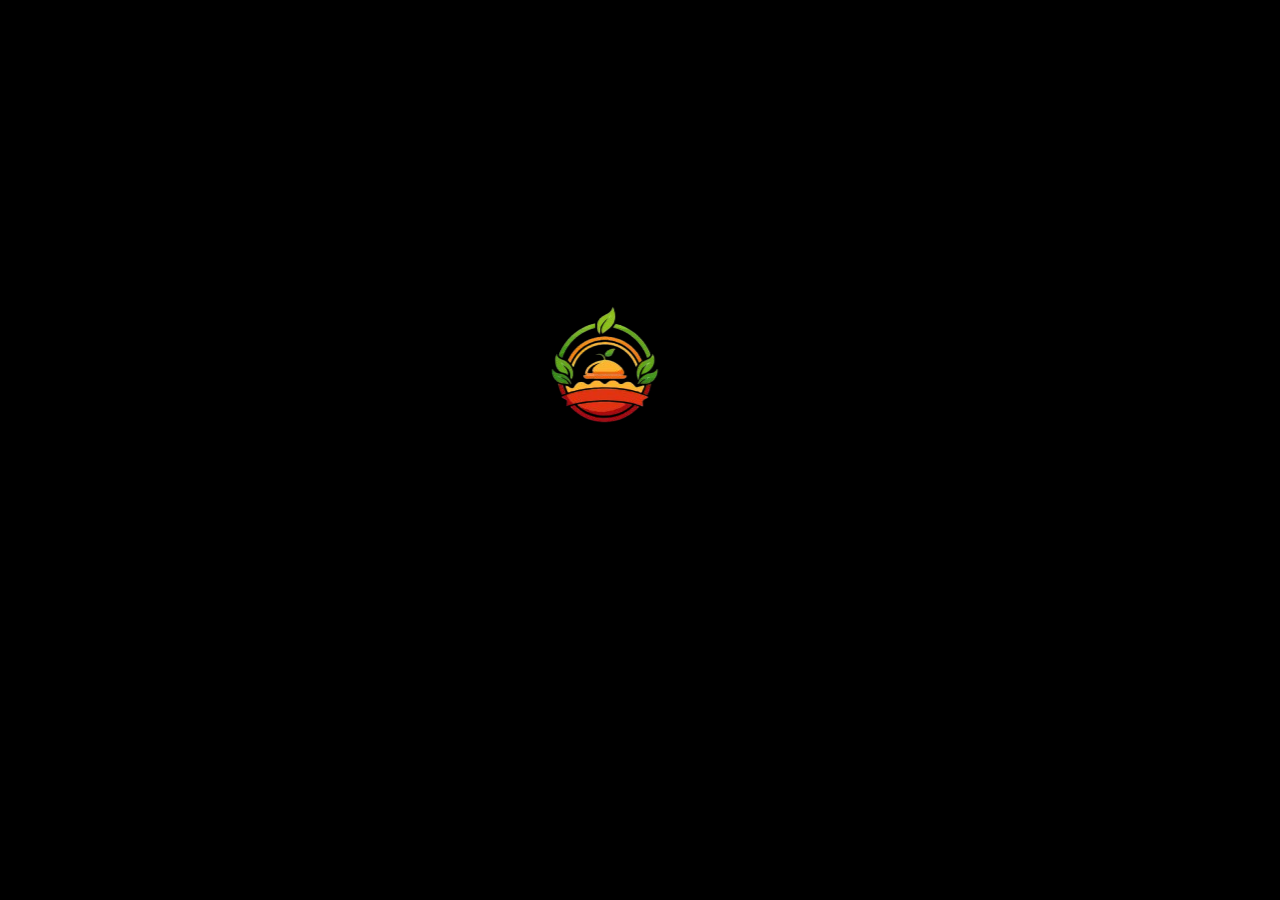
<file: index.html>
<!DOCTYPE html>
<html lang="en">

<head>
    <script async src="https://pagead2.googlesyndication.com/pagead/js/adsbygoogle.js?client=ca-pub-8417742382525834"
     crossorigin="anonymous"></script>
     <script async src="https://pagead2.googlesyndication.com/pagead/js/adsbygoogle.js?client=ca-pub-8417742382525834"
     crossorigin="anonymous"></script>
    <meta charset="UTF-8">
    <meta name="viewport" content="width=device-width, initial-scale=1.0">
    <title>Document</title>
    <link rel="stylesheet" href="style.css">
    <link rel="shortcut icon" href="download-removebg-preview__1__1-removebg-preview.png" type="image/x-icon">
</head>
<body>
    <div class="container">
        <div class="form-container">

            <form id="loginForm" class="form active" action="homepage.html" method="get">
                <span class="kk"><img src="download-removebg-preview__1__1-removebg-preview.png" alt="Logo"></span>
                <br>
                <span class="kks">KATANA</span>
                <h2>Login</h2>
                <input type="email" placeholder="Email" required autofocus>
                <input type="password" placeholder="Password" required>
                <button type="submit">Login</button><br>
                <span class="condition">Don't have an account?</span>
                <div class="form-toggle">
                    <button type="button" id="signupBtn" class="toggle-button">Sign Up</button>
                </div>
            </form>
            <form id="signupForm" class="form" action="homepage.html" method="get">
                <span class="kk"><img src="download-removebg-preview__1__1-removebg-preview.png" alt="Logo"></span>
                <br>
                <span class="kks">KATANA</span>
                <h2>Sign Up</h2>
                <input type="text" placeholder="Username" required>
                <input type="email" placeholder="Email" required>
                <input type="password" placeholder="Password" required>
                <button type="submit" id="kenny">Sign Up</button><br>
                <span class="condition">Have an account?</span>
                <div class="form-toggle">
                    <button type="button" id="loginBtn" class="toggle-button active">Login</button>
                </div>
            </form>
        </div>
    </div>

    <!-- Splash Screen code starts here  -->
    <div class="splash">
        <h1 class="splash-header">
            <span class="logo"><img src="download-removebg-preview__1__1-removebg-preview.png" alt="Logo"></span>
            <br>
            <span class="logo kata"><svg width="188" height="38" viewBox="0 0 188 38" fill="none" xmlns="http://www.w3.org/2000/svg">
                <path d="M24.256 37.336C23.008 37.336 21.616 37.096 20.08 36.616C18.576 36.104 17.056 35.432 15.52 34.6C14.016 33.768 12.64 32.856 11.392 31.864C10.144 30.872 9.136 29.864 8.368 28.84C7.6 27.816 7.216 26.872 7.216 26.008C7.216 24.6 7.616 23.208 8.416 21.832C9.216 20.456 10.256 19.16 11.536 17.944C12.816 16.728 14.192 15.656 15.664 14.728C17.136 13.768 18.576 13.032 19.984 12.52C21.392 11.976 22.592 11.704 23.584 11.704C24.992 11.704 26.112 12.056 26.944 12.76C27.776 13.464 28.192 14.472 28.192 15.784C28.192 16.776 27.92 17.608 27.376 18.28C26.864 18.92 25.792 19.48 24.16 19.96C22.976 20.312 21.904 20.712 20.944 21.16C19.984 21.576 19.152 22.008 18.448 22.456C17.776 22.872 17.264 23.272 16.912 23.656C16.56 24.04 16.384 24.344 16.384 24.568C16.384 24.92 16.64 25.368 17.152 25.912C17.664 26.424 18.528 26.968 19.744 27.544C20.992 28.12 22.688 28.664 24.832 29.176C26.048 29.432 26.912 29.976 27.424 30.808C27.936 31.64 28.192 32.504 28.192 33.4C28.192 34.584 27.856 35.544 27.184 36.28C26.544 36.984 25.568 37.336 24.256 37.336ZM5.632 37.48C4.8 37.48 4 37.288 3.232 36.904C2.464 36.52 1.84 35.816 1.36 34.792C0.88 33.768 0.64 32.312 0.64 30.424C0.64 29.208 0.752 27.624 0.976 25.672C1.2 23.688 1.408 21.464 1.6 19C1.824 16.536 1.936 13.992 1.936 11.368C1.936 10.28 1.904 9.368 1.84 8.632C1.808 7.864 1.76 7.224 1.696 6.712C1.664 6.168 1.616 5.72 1.552 5.368C1.52 4.984 1.504 4.632 1.504 4.312C1.504 3.16 1.824 2.248 2.464 1.576C3.104 0.871998 3.984 0.519998 5.104 0.519998C6.288 0.519998 7.264 0.855998 8.032 1.528C8.8 2.2 9.376 3.288 9.76 4.792C10.144 6.296 10.336 8.296 10.336 10.792C10.336 11.976 10.272 13.144 10.144 14.296C10.048 15.448 9.92 16.584 9.76 17.704C9.632 18.792 9.488 19.864 9.328 20.92C9.168 21.976 9.024 23.016 8.896 24.04C8.8 25.032 8.752 26.008 8.752 26.968C8.752 28.344 8.784 29.56 8.848 30.616C8.944 31.64 8.992 32.696 8.992 33.784C8.992 35.064 8.704 36.008 8.128 36.616C7.552 37.192 6.72 37.48 5.632 37.48ZM40.0454 37.48C38.3174 37.48 36.7974 37.176 35.4854 36.568C34.1734 35.96 33.1494 35.112 32.4134 34.024C31.6774 32.904 31.3094 31.608 31.3094 30.136C31.3094 28.472 31.5814 26.776 32.1254 25.048C32.7014 23.288 33.4854 21.624 34.4774 20.056C35.4694 18.456 36.6054 17.032 37.8854 15.784C39.1654 14.536 40.5254 13.56 41.9654 12.856C43.4054 12.12 44.8454 11.752 46.2854 11.752C47.6294 11.752 48.7654 12.2 49.6934 13.096C50.6214 13.96 51.0854 15.208 51.0854 16.84C51.0854 17.384 50.9254 17.816 50.6054 18.136C50.3174 18.424 49.9654 18.616 49.5494 18.712C47.5654 19.064 45.8054 19.864 44.2694 21.112C42.7334 22.36 41.5174 23.848 40.6214 25.576C39.7574 27.272 39.3254 29.048 39.3254 30.904C39.3254 31.352 39.3574 31.768 39.4214 32.152C39.4854 32.504 39.5974 32.952 39.7574 33.496L36.2054 28.024C37.0054 28.568 37.7094 28.936 38.3174 29.128C38.9254 29.32 39.6134 29.416 40.3814 29.416C41.8854 29.416 43.3094 28.472 44.6534 26.584C45.9974 24.664 46.9414 21.864 47.4854 18.184C47.6134 17.352 47.9974 16.712 48.6374 16.264C49.3094 15.816 50.0454 15.592 50.8454 15.592C52.2214 15.592 53.4054 15.944 54.3974 16.648C55.3894 17.32 56.0934 18.152 56.5094 19.144C57.1494 20.52 57.7094 21.8 58.1894 22.984C58.7014 24.168 59.2774 25.32 59.9174 26.44C60.5894 27.56 61.4854 28.728 62.6054 29.944C63.0854 30.456 63.3254 31.128 63.3254 31.96C63.3574 32.76 63.1974 33.576 62.8454 34.408C62.5254 35.24 62.0294 35.944 61.3574 36.52C60.7174 37.064 59.9334 37.336 59.0054 37.336C58.3974 37.336 57.9014 37.224 57.5174 37C57.1334 36.776 56.8134 36.52 56.5574 36.232C55.8534 35.368 55.2294 34.552 54.6854 33.784C54.1414 32.984 53.6294 32.168 53.1494 31.336C52.6694 30.472 52.2054 29.528 51.7574 28.504C51.3414 27.48 50.8934 26.328 50.4134 25.048L53.2934 24.76C52.5894 27.192 51.7414 29.224 50.7494 30.856C49.7574 32.488 48.6854 33.8 47.5334 34.792C46.3814 35.752 45.1654 36.44 43.8854 36.856C42.6374 37.272 41.3574 37.48 40.0454 37.48ZM78.0295 37.624C75.0855 37.624 72.7175 37.016 70.9255 35.8C69.1335 34.584 67.8375 32.872 67.0375 30.664C66.2695 28.456 65.8855 25.896 65.8855 22.984C65.8855 21.416 65.9495 20.024 66.0775 18.808C66.2375 17.592 66.3815 16.424 66.5095 15.304C66.6375 14.152 66.7015 12.904 66.7015 11.56C66.7015 10.28 66.6215 9.24 66.4615 8.44C66.3015 7.64 66.2215 6.856 66.2215 6.088C66.2215 5.192 66.5095 4.392 67.0855 3.688C67.6935 2.984 68.6535 2.632 69.9655 2.632C71.5655 2.632 72.8295 3.192 73.7575 4.312C74.6855 5.432 75.1495 7.4 75.1495 10.216C75.1495 11.016 75.1015 11.864 75.0055 12.76C74.9095 13.656 74.7975 14.616 74.6695 15.64C74.5415 16.632 74.4295 17.72 74.3335 18.904C74.2375 20.056 74.1895 21.32 74.1895 22.696C74.1895 24.36 74.3815 25.688 74.7655 26.68C75.1495 27.672 75.7095 28.376 76.4455 28.792C77.2135 29.208 78.1575 29.416 79.2775 29.416C80.0135 29.416 80.6215 29.352 81.1015 29.224C81.5815 29.064 82.0135 28.92 82.3975 28.792C82.7815 28.632 83.1975 28.552 83.6455 28.552C84.5095 28.552 85.1655 28.808 85.6135 29.32C86.0615 29.832 86.2855 30.632 86.2855 31.72C86.2855 33.384 85.6455 34.792 84.3655 35.944C83.0855 37.064 80.9735 37.624 78.0295 37.624ZM73.0375 21.304C71.5655 21.912 70.4135 21.88 69.5815 21.208C68.7815 20.504 68.3815 19.512 68.3815 18.232C68.3815 17.208 68.5575 16.28 68.9095 15.448C69.2615 14.616 70.1735 13.928 71.6455 13.384C72.9895 12.904 74.4775 12.52 76.1095 12.232C77.7735 11.944 79.3575 11.8 80.8615 11.8C83.0375 11.8 84.5255 12.216 85.3255 13.048C86.1575 13.848 86.5735 14.856 86.5735 16.072C86.5735 16.968 86.2855 17.672 85.7095 18.184C85.1655 18.696 84.4615 18.984 83.5975 19.048C82.1255 19.144 80.8135 19.272 79.6615 19.432C78.5415 19.592 77.4695 19.816 76.4455 20.104C75.4215 20.392 74.2855 20.792 73.0375 21.304ZM97.5141 37.48C95.7861 37.48 94.2661 37.176 92.9541 36.568C91.6421 35.96 90.6181 35.112 89.8821 34.024C89.1461 32.904 88.7781 31.608 88.7781 30.136C88.7781 28.472 89.0501 26.776 89.5941 25.048C90.1701 23.288 90.9541 21.624 91.9461 20.056C92.9381 18.456 94.0741 17.032 95.3541 15.784C96.6341 14.536 97.9941 13.56 99.4341 12.856C100.874 12.12 102.314 11.752 103.754 11.752C105.098 11.752 106.234 12.2 107.162 13.096C108.09 13.96 108.554 15.208 108.554 16.84C108.554 17.384 108.394 17.816 108.074 18.136C107.786 18.424 107.434 18.616 107.018 18.712C105.034 19.064 103.274 19.864 101.738 21.112C100.202 22.36 98.9861 23.848 98.0901 25.576C97.2261 27.272 96.7941 29.048 96.7941 30.904C96.7941 31.352 96.8261 31.768 96.8901 32.152C96.9541 32.504 97.0661 32.952 97.2261 33.496L93.6741 28.024C94.4741 28.568 95.1781 28.936 95.7861 29.128C96.3941 29.32 97.0821 29.416 97.8501 29.416C99.3541 29.416 100.778 28.472 102.122 26.584C103.466 24.664 104.41 21.864 104.954 18.184C105.082 17.352 105.466 16.712 106.106 16.264C106.778 15.816 107.514 15.592 108.314 15.592C109.69 15.592 110.874 15.944 111.866 16.648C112.858 17.32 113.562 18.152 113.978 19.144C114.618 20.52 115.178 21.8 115.658 22.984C116.17 24.168 116.746 25.32 117.386 26.44C118.058 27.56 118.954 28.728 120.074 29.944C120.554 30.456 120.794 31.128 120.794 31.96C120.826 32.76 120.666 33.576 120.314 34.408C119.994 35.24 119.498 35.944 118.826 36.52C118.186 37.064 117.402 37.336 116.474 37.336C115.866 37.336 115.37 37.224 114.986 37C114.602 36.776 114.282 36.52 114.026 36.232C113.322 35.368 112.698 34.552 112.154 33.784C111.61 32.984 111.098 32.168 110.618 31.336C110.138 30.472 109.674 29.528 109.226 28.504C108.81 27.48 108.362 26.328 107.882 25.048L110.762 24.76C110.058 27.192 109.21 29.224 108.218 30.856C107.226 32.488 106.154 33.8 105.002 34.792C103.85 35.752 102.634 36.44 101.354 36.856C100.106 37.272 98.8261 37.48 97.5141 37.48ZM149.215 37.48C147.743 37.48 146.479 36.92 145.423 35.8C144.367 34.68 143.551 33.032 142.975 30.856C142.431 28.648 142.159 25.912 142.159 22.648C142.159 22.136 142.143 21.688 142.111 21.304C142.079 20.92 141.999 20.584 141.871 20.296C141.775 19.976 141.615 19.704 141.391 19.48C141.167 19.224 140.879 19 140.527 18.808C141.391 18.84 142.111 18.92 142.687 19.048C143.295 19.144 143.743 19.4 144.031 19.816C144.319 20.2 144.415 20.856 144.319 21.784C143.711 21.048 143.199 20.552 142.783 20.296C142.399 20.008 141.983 19.864 141.535 19.864C140.927 19.864 140.239 20.2 139.471 20.872C138.703 21.544 137.887 22.52 137.023 23.8C136.191 25.048 135.359 26.552 134.527 28.312C133.727 30.072 132.959 32.024 132.223 34.168C131.807 35.448 131.327 36.312 130.783 36.76C130.239 37.208 129.471 37.432 128.479 37.432C126.815 37.432 125.615 36.712 124.879 35.272C124.143 33.832 123.775 31.992 123.775 29.752C123.775 28.184 123.839 26.824 123.967 25.672C124.127 24.52 124.287 23.448 124.447 22.456C124.639 21.464 124.799 20.456 124.927 19.432C125.087 18.408 125.167 17.272 125.167 16.024C125.167 14.712 125.455 13.752 126.031 13.144C126.639 12.536 127.535 12.232 128.719 12.232C129.903 12.232 130.815 12.584 131.455 13.288C132.127 13.992 132.463 15.144 132.463 16.744C132.463 17.64 132.399 18.424 132.271 19.096C132.143 19.736 131.999 20.424 131.839 21.16C131.679 21.864 131.535 22.76 131.407 23.848C131.279 24.936 131.215 26.344 131.215 28.072L129.151 25.384C130.239 22.344 131.519 19.832 132.991 17.848C134.495 15.832 136.079 14.328 137.743 13.336C139.407 12.344 141.023 11.848 142.591 11.848C144.191 11.848 145.503 12.152 146.527 12.76C147.583 13.368 148.367 14.232 148.879 15.352C149.391 16.44 149.647 17.736 149.647 19.24C149.647 21.416 149.711 23.24 149.839 24.712C149.999 26.184 150.239 27.368 150.559 28.264C150.911 29.16 151.343 29.88 151.855 30.424C152.335 30.904 152.703 31.4 152.959 31.912C153.215 32.424 153.343 33.08 153.343 33.88C153.343 34.808 152.975 35.64 152.239 36.376C151.535 37.112 150.527 37.48 149.215 37.48ZM164.03 37.48C162.302 37.48 160.782 37.176 159.47 36.568C158.158 35.96 157.134 35.112 156.398 34.024C155.662 32.904 155.294 31.608 155.294 30.136C155.294 28.472 155.566 26.776 156.11 25.048C156.686 23.288 157.47 21.624 158.462 20.056C159.454 18.456 160.59 17.032 161.87 15.784C163.15 14.536 164.51 13.56 165.95 12.856C167.39 12.12 168.83 11.752 170.27 11.752C171.614 11.752 172.75 12.2 173.678 13.096C174.606 13.96 175.07 15.208 175.07 16.84C175.07 17.384 174.91 17.816 174.59 18.136C174.302 18.424 173.95 18.616 173.534 18.712C171.55 19.064 169.79 19.864 168.254 21.112C166.718 22.36 165.502 23.848 164.606 25.576C163.742 27.272 163.31 29.048 163.31 30.904C163.31 31.352 163.342 31.768 163.406 32.152C163.47 32.504 163.582 32.952 163.742 33.496L160.19 28.024C160.99 28.568 161.694 28.936 162.302 29.128C162.91 29.32 163.598 29.416 164.366 29.416C165.87 29.416 167.294 28.472 168.638 26.584C169.982 24.664 170.926 21.864 171.47 18.184C171.598 17.352 171.982 16.712 172.622 16.264C173.294 15.816 174.03 15.592 174.83 15.592C176.206 15.592 177.39 15.944 178.382 16.648C179.374 17.32 180.078 18.152 180.494 19.144C181.134 20.52 181.694 21.8 182.174 22.984C182.686 24.168 183.262 25.32 183.902 26.44C184.574 27.56 185.47 28.728 186.59 29.944C187.07 30.456 187.31 31.128 187.31 31.96C187.342 32.76 187.182 33.576 186.83 34.408C186.51 35.24 186.014 35.944 185.342 36.52C184.702 37.064 183.918 37.336 182.99 37.336C182.382 37.336 181.886 37.224 181.502 37C181.118 36.776 180.798 36.52 180.542 36.232C179.838 35.368 179.214 34.552 178.67 33.784C178.126 32.984 177.614 32.168 177.134 31.336C176.654 30.472 176.19 29.528 175.742 28.504C175.326 27.48 174.878 26.328 174.398 25.048L177.278 24.76C176.318 27.992 175.134 30.536 173.726 32.392C172.318 34.248 170.782 35.56 169.118 36.328C167.454 37.096 165.758 37.48 164.03 37.48Z" fill="white"/>
                </svg>
                </span>
        </h1>
    </div>
    <!-- Splash Screen code ends here  -->

    <script src="kenny.js"></script>
    <script src="app.js"></script>
</body>

</html>
</file>
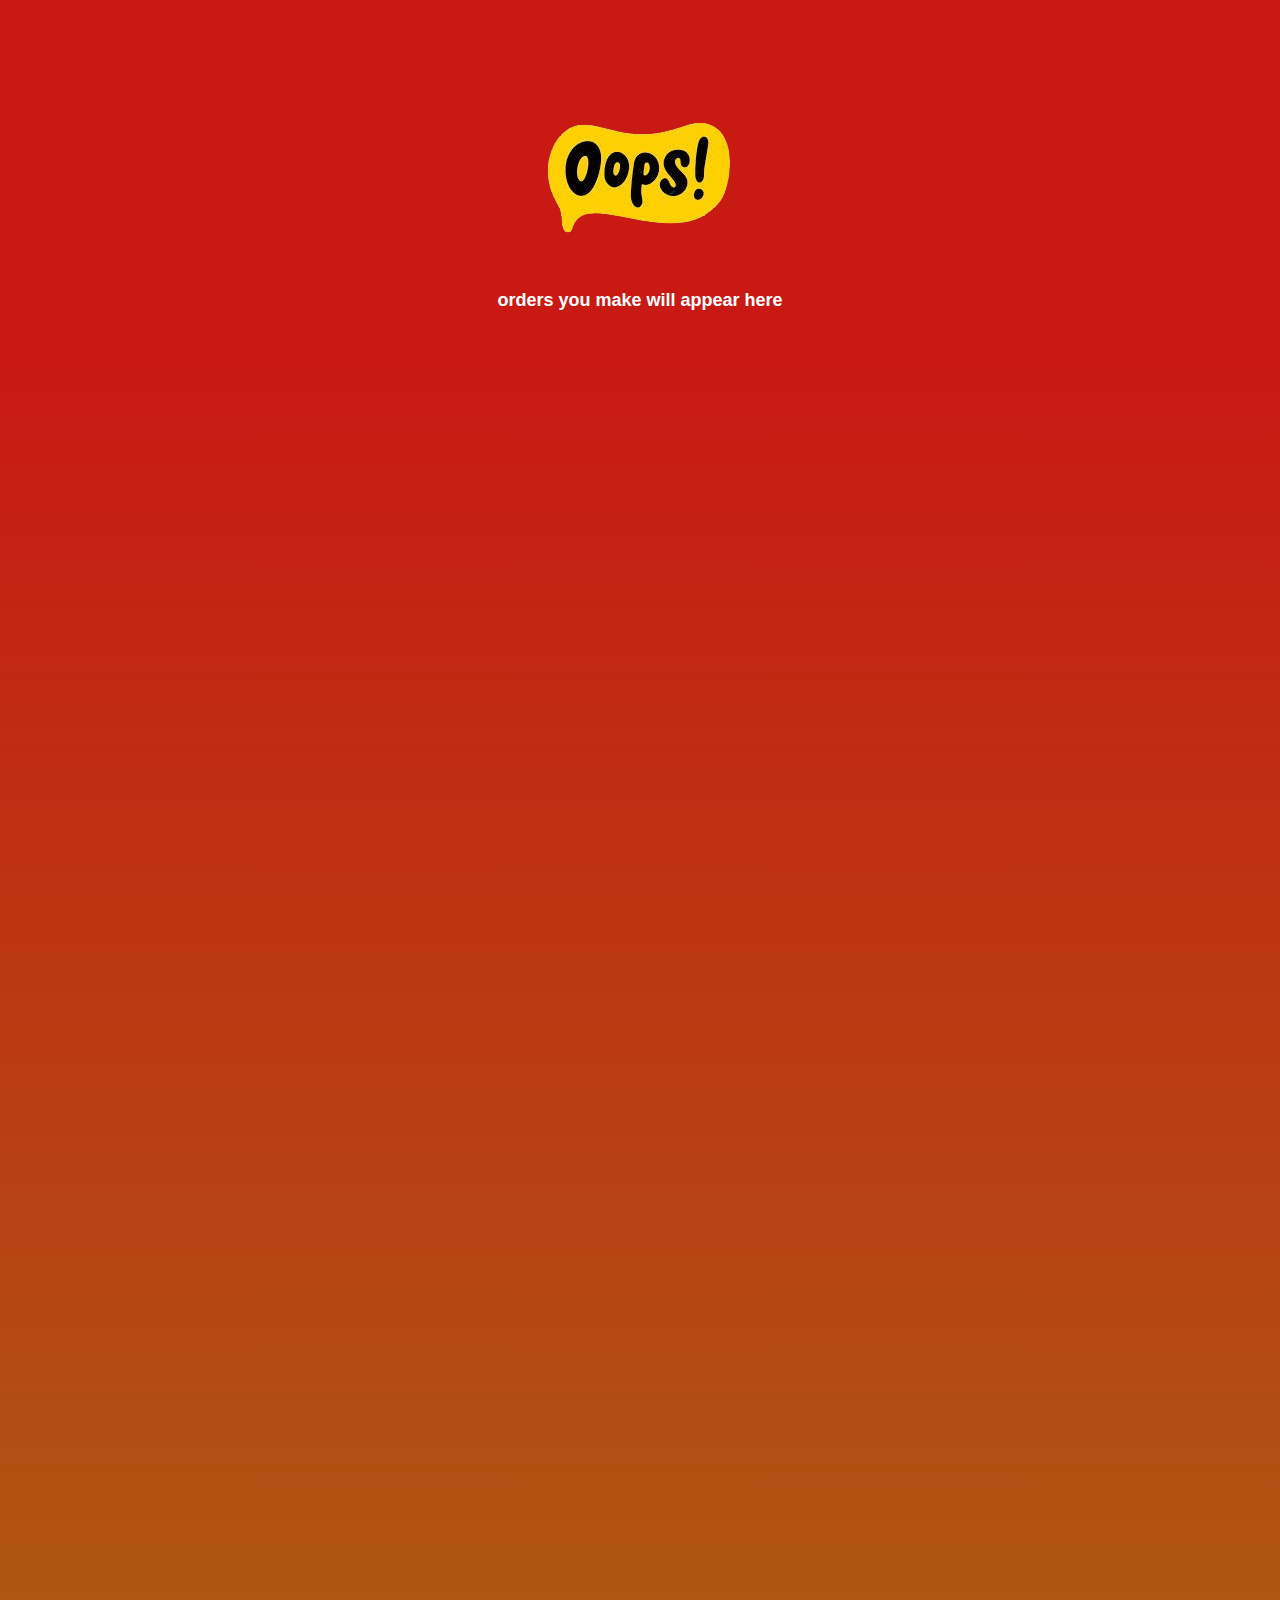
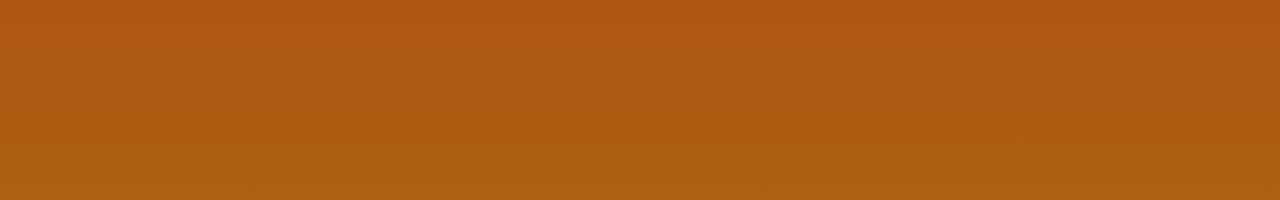
<file: check.html>
<!DOCTYPE html>
<html lang="en">

<head>
          <meta charset="UTF-8">
          <meta name="viewport" content="width=device-width, initial-scale=1.0">
          <title>checkout</title>
          <link rel="stylesheet" href="styles2.css">
</head>

<body>

<section class="section-p1">
<div style="justify-content: center; display: flex; align-items: center;">
<img src="img/download-removebg-preview (2) 1.png" alt="">
</div>

<section>
          <h1 style="font-weight: bolder; font-size: large;color: #ffff;text-align: center;">orders you make will appear here</h1>
</section>
</section>
</body>

</html>
</file>
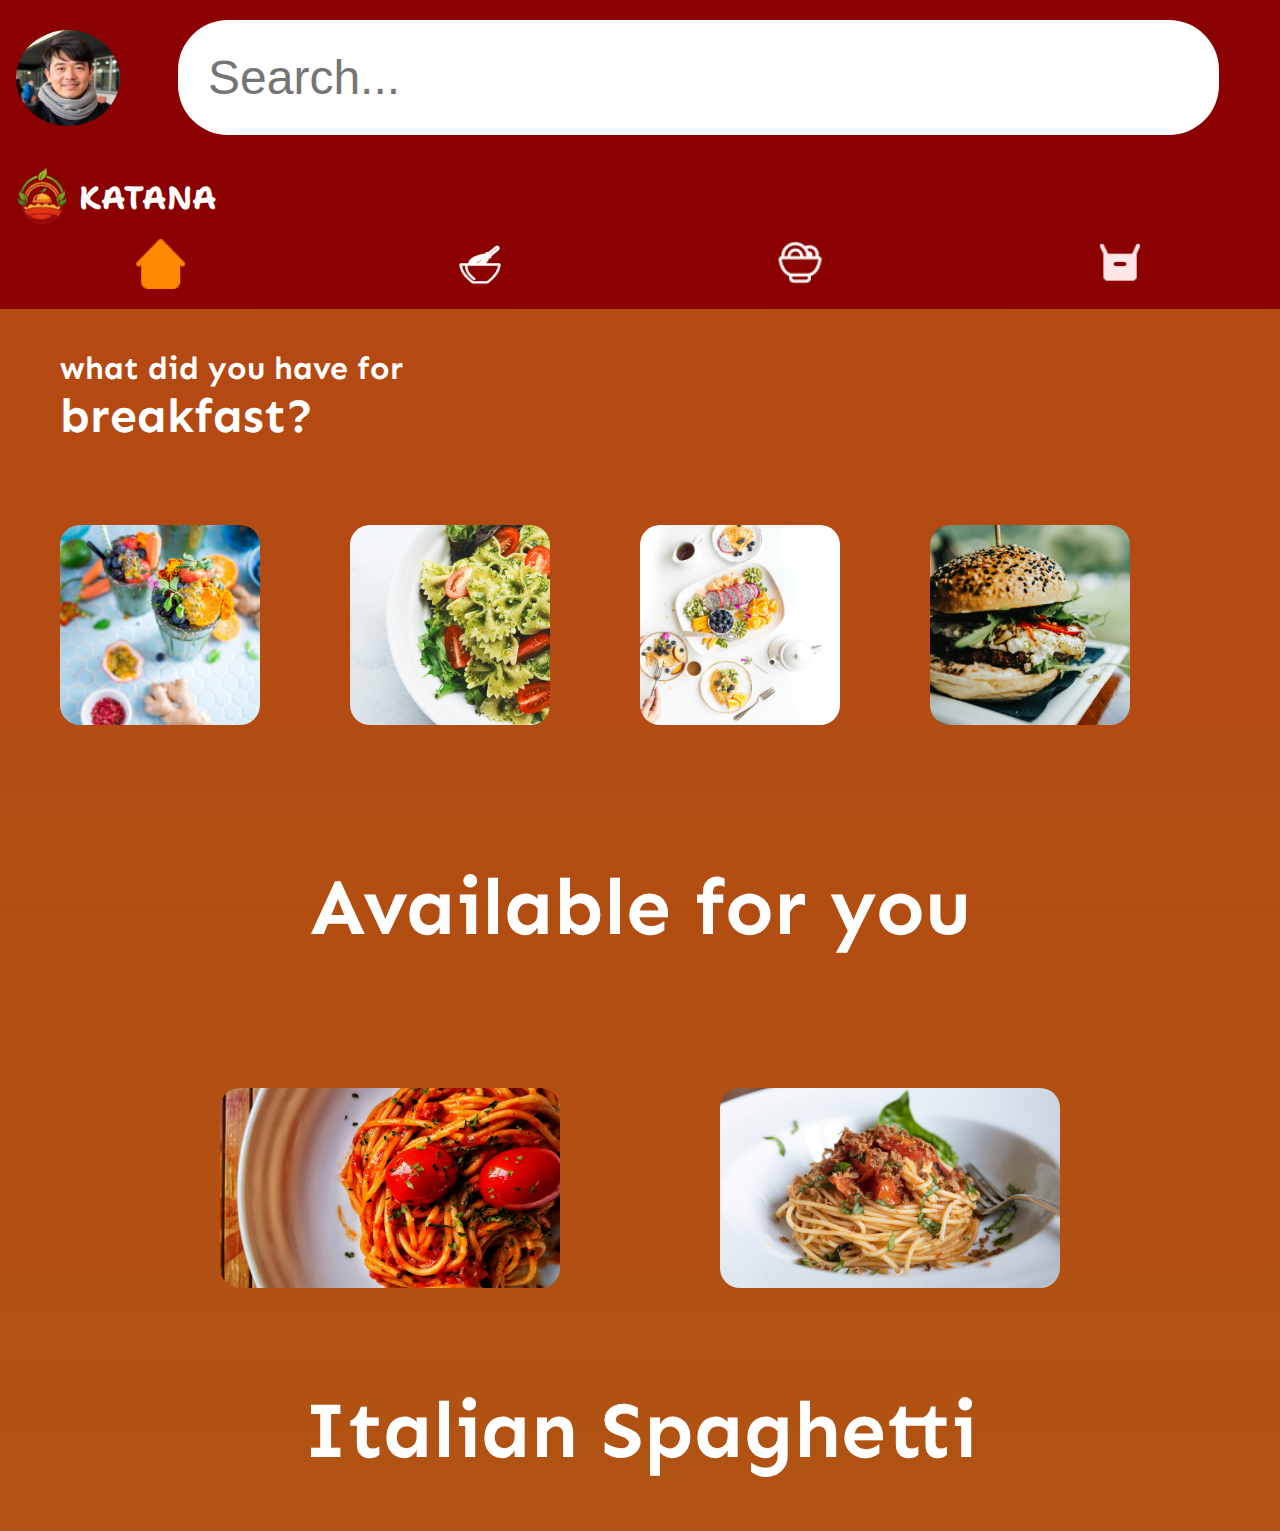
<file: homepage.html>
<!DOCTYPE html>
<html>
  <head lang="en" ¦>
    <title>Katana</title>
    <link
      href="https://cdnjs.cloudflare.com/ajax/libs/font-awesome/5.15.3/css/all.min.css"
      rel="stylesheet"
    />
    <link rel="stylesheet" href="styles.css" />
  </head>

  <body>
    <section class="section">
      <div class="header">
        <img alt="User profile picture" src="img\kkk.jpg" />
        <div class="search-bar">
          <input placeholder="Search..." type="text" />
        </div>
      </div>
      <div class="nav">
        <div class="logo">
          <img
            src="download-removebg-preview__1__1-removebg-preview.png"
            alt=""
            width="50rem"
            height="50rem"
          />
          <span> KATANA </span>
        </div>
      </div>

      <div class="menu">
        <a href="#">
          <img src="img/Vector.png" alt="home" width="50rem" height="50rem"
        /></a>
        <a href="#">
          <img
            src="img/arcticons_recipe-keeper.png"
            alt="recipe"
            width="50rem"
            height="50rem"
        /></a>
        <a href="#"
          ><img src="img/ep_food.png" alt="" width="50rem" height="50rem"
        /></a>
        <a href="check.html"
          ><img
            src="img/material-symbols_orders-rounded.png"
            alt=""
            width="50rem"
            height="50rem"
        /></a>
      </div>
    </section>

    <section class="section-p1">
      <div class="quest">
        <div class="what">what did you have for</div>
        <span>breakfast?</span>
      </div>
    </section>

    <section class="section-p1">
      <div class="contents">
        <div class="con1"></div>
        <div class="con2"></div>
        <div class="con3"></div>
        <div class="con4"></div>
      </div>
    </section>

    <section class="section-p1">
      <div class="cont">
        <h1>Available for you</h1>
      </div>
    </section>

    <section class="section-p1">
      <div class="spag">
        <div class="spag1"></div>
        <div class="spag2"></div>
      </div>
    </section>

    <section class="section-p12">
      <div class="cont1">
        <h1>Italian Spaghetti</h1>
      </div>
    </section>
  </body>
</html>
</file>
<file: style.css>
@import url("https://fonts.googleapis.com/css2?family=Shantell+Sans:ital,wght@0,300..800;1,300..800&display=swap");
.splash {
  cursor: pointer;
  position: fixed;
  top: 50%;
  left: 50%;
  height: 100%;
  width: 100%;
  transform: translate(-50%, -50%);
  background-color: rgba(0, 0, 0);
  transition: all ease-in-out 600ms;
  display: flex;
  justify-content: center;
  align-items: center;
}
.hidden {
  transition: 0.5s;
  display: none;
}
.splash-header {
  height: 100%;
  color: white;

  font-size: 30px;
  transform: translate(-10%, 28%);
}
.logo {
  margin-left: 20px;
}
.logos {
  margin-left: 17px;
}

.btn {
  /*   border : none; */
  /*   padding : 10px; */
  /*   position : fixed; */
  z-index: -1;
  left: 50%;
  transform: translateX(-50%);
}
@media only screen and (max-width: 600px) {
  .logo {
    margin-left: 50px;
  }
  .kata {
    margin-right: -60px;
  }
  .logos {
    margin-left: 17px;
  }
  .kk {
    margin: 20px -30px;
  }
  .kks {
    margin: 20px -30px;
    font-weight: bold;
    font-size: large;
  }
  h2 {
    margin: 20px -30px;
  }
  .toggle-button {
    border: none;
    cursor: pointer;
    font-size: 16px;
    padding: 9px;
    transition: color 0.3s;
    width: 100px;
    margin-top: 30px;
    margin-right: -110px;
    font-family: "Shantell Sans", cursive;
    position: relative;
    left: -20px;
  }
}

* {
  box-sizing: border-box;
  margin: 0;
  padding: 0;
}

body {
  font-family: "Shantell Sans", cursive;
  display: flex;
  justify-content: center;
  align-items: center;
  height: 100vh;
  /* background: linear-gradient(#c81913, #b64613, #ab6012); */
  background: linear-gradient(to right, #c81913, #b64613, #ab6012);
  background-size: 400% 400%;
  animation: animate-background 10s infinite ease-in-out;
}

@keyframes animate-background {
  0% {
    background-position: 0% 50%;
  }
  50% {
    background-position: 100% 50%;
  }
  100% {
    background-position: 0% 50%;
  }
}

.container {
  width: 90%;
  max-width: 400px;
  background: transparent;
  border-radius: 8px;
  box-shadow: 0 6px 10px rgba(0, 0, 0, 0.5);
  backdrop-filter: blur(80px);
  -webkit-backdrop-filter: blur(90px);
  overflow: hidden;
}

.form-container {
  padding: 20px;
}

.form-toggle {
  display: flex;
  justify-content: space-between;
  margin-bottom: 20px;
}

.toggle-button {
  background: #ffffff;
  border: none;
  cursor: pointer;
  font-size: 16px;
  padding: 9px;
  transition: color 0.3s;
  width: 100px;
  margin-top: 30px;
  margin-left: 130px;
  font-family: "Shantell Sans", cursive;
}

.form {
  display: none;
}

.form.active {
  display: block;
}

input {
  height: 50px;
  width: 100%;
  padding: 20px;
  margin: 10px 0;
  border: 3px solid black;
  border-radius: 50px;
  background-color: transparent;
  outline: none;
  color: white;
  font-size: medium;
  font-weight: bolder;
}
input::placeholder {
  color: white;
  font-size: large;
  font-weight: bolder;
}
input::active {
  border: none;
}

button {
  margin-left: 20px;
  margin-top: 30px;
  width: 90%;
  padding: 10px;
  background-color: white;
  color: orange;
  border: none;
  border-radius: 4px;
  cursor: pointer;
  transition: background-color 0.3s;
  font-family: "Shantell Sans", cursive;
  height: 50px;
  font-weight: bold;
  font-size: large;
  border-radius: 50px;
}

button a {
  text-decoration: none;

  background-color: white;
  color: orange;

  font-family: "Shantell Sans", cursive;
}
.kk {
  padding: 20px 110px;
}
.kks {
  padding: 20px 110px;
  font-weight: bolder;
  font-size: 2rem;
  color: #ffffff;
}
h2 {
  padding: 20px;
  position: relative;
  left: 120px;
  color: #ffffff;
}
.condition {
  position: relative;
  top: 10px;
  left: 30px;
  font-size: smaller;
}
.logo {
  position: relative;
  display: inline-block;
  bottom: -50px;
  opacity: 0;
  transition: ease-in-out 0.5s;
}
.logo.active {
  opacity: 1;
  transition: ease-in-out 0.5s;
}
.logo.fade {
  opacity: 0;
  transition: ease-in-out 0.5s;
}
.kata {
  margin-left: 20px;
}

svg path {
  fill: transparent;
  stroke: #fff;
  stroke-width: 0.5;
  stroke-dasharray: 300;
  stroke-dashoffset: 300;
  animation: stroke-animation 6s ease-in-out 1 forwards;
}

@keyframes stroke-animation {
  0% {
    stroke-dashoffset: 300;
  }
  10% {
    fill: transparent;
  }
  100% {
    fill: #fff;
    stroke-dashoffset: 0;
  }
}
</file>
<file: styles2.css>
@import url("https://fonts.googleapis.com/css2?family=Shantell+Sans:ital,wght@0,300..800;1,300..800&display=swap");
@import url("https://fonts.googleapis.com/css2?family=Sen:wght@400..800&display=swap");
body {
  height: 200vh;
  margin: 0;
  font-family: Arial, sans-serif;
  background: linear-gradient(0deg, #ab6012, #c81913 80%) no-repeat;
  overflow: hidden;
}

.section {
  background-color: #8b0000;
  position: sticky;
  top: 0;
  left: 0;
}

.header {
  display: flex;
  align-items: center;
}

.header img {
  width: 6.5rem;
  height: 6rem;
  border-radius: 50%;
  margin-left: 1rem;
}

.search-bar {
  flex-grow: 1;
  margin: 20px 10px;
  position: relative;
  margin-right: 60px;
}

.search-bar input::placeholder {
  margin-top: 50px;
}

.search-bar input {
  margin-left: 3rem;
  font-size: 3rem;
  width: 90%;
  padding: 30px;
  border-radius: 50px;
  border: none;
  outline: none;
}

.menu-icon {
  margin-right: 3rem;
  font-size: 40px;
  color: #ffa500;
}

.nav {
  margin: 0 10px;
  display: flex;
  justify-content: space-between;
  padding: 10px 0;
}

.logo {
  display: flex;
  align-items: center;
}

.logo img {
  width: 4rem;
  height: 4rem;
  margin-left: 0rem;
}

.logo span {
  color: #ffffff;
  font-size: 2rem;
  font-family: "Shantell Sans", cursive;
  margin-left: 5px;
  font-weight: bolder;
}

.menu {
  display: flex;
  justify-content: space-around;
  flex-wrap: wrap;
  flex-direction: row;
  gap: -90rem;
}

.menu img {
  margin-bottom: 1rem;
}

.section-p1 {
  padding: 80px 60px;
}
</file>
<file: styles.css>
@import url("https://fonts.googleapis.com/css2?family=Shantell+Sans:ital,wght@0,300..800;1,300..800&display=swap");
@import url("https://fonts.googleapis.com/css2?family=Sen:wght@400..800&display=swap");
body {
  margin: 0;
  font-family: Arial, sans-serif;
  background: linear-gradient(to top, #c81913, #ab6012, #b64613);
  background-size: 400% 400%;
  animation: animate-background 16s infinite ease-in-out;
}

.section {
  background-color: #8b0000;
  position: sticky;
  top: 0;
  left: 0;
}

.header {
  display: flex;
  align-items: center;
}

.header img {
  width: 6.5rem;
  height: 6rem;
  border-radius: 50%;
  margin-left: 1rem;
}

.search-bar {
  flex-grow: 1;
  margin: 20px 10px;
  position: relative;
  margin-right: 60px;
}

.search-bar input::placeholder {
  margin-top: 50px;
}

.search-bar input {
  margin-left: 3rem;
  font-size: 3rem;
  width: 90%;
  padding: 30px;
  border-radius: 50px;
  border: none;
  outline: none;
}

.menu-icon {
  margin-right: 3rem;
  font-size: 40px;
  color: #ffa500;
}

.nav {
  margin: 0 10px;
  display: flex;
  justify-content: space-between;
  padding: 10px 0;
}

.logo {
  display: flex;
  align-items: center;
}

.logo img {
  width: 4rem;
  height: 4rem;
  margin-left: 0rem;
}

.logo span {
  color: #ffffff;
  font-size: 2rem;
  font-family: "Shantell Sans", cursive;
  margin-left: 5px;
  font-weight: bolder;
}

.menu {
  display: flex;
  justify-content: space-around;
  flex-wrap: wrap;
  flex-direction: row;
  gap: -90rem;
}

.menu img {
  margin-bottom: 1rem;
}

.section-p1 {
  padding: 40px 60px;
}

.what {
  font-family: "Sen", serif;
  color: white;
  font-size: 2rem;
  font-weight: bold;
}

.quest span {
  font-family: "Sen", serif;
  color: white;
  font-size: 3rem;
  font-weight: bold;
  margin-top: 10px;
}

.con1 {
  background-image: url("img/brooke-lark-qdyBKWSzpSI-unsplash.jpg");
  background-size: cover;
  background-position: center;
  width: 200px;
  height: 200px;
  border-radius: 20px;
}

.con2 {
  background-image: url("img/eaters-collective-12eHC6FxPyg-unsplash.jpg");
  background-size: cover;
  background-position: center;
  width: 200px;
  height: 200px;
  border-radius: 20px;
}

.con3 {
  background-image: url("img/brooke-lark-lcZ9NxhOSlo-unsplash.jpg");
  background-size: cover;
  background-position: center;
  width: 200px;
  height: 200px;
  border-radius: 20px;
}

.con4 {
  background-image: url("img/miha-rekar-1MKjWmZaZvo-unsplash.jpg");
  background-size: cover;
  background-position: center;
  width: 200px;
  height: 200px;
  border-radius: 20px;
}

.contents {
  display: grid;
  grid-template-columns: auto auto auto auto;
}

.cont h1 {
  color: white;
  font-size: 5rem;
  font-weight: bolder;
  font-family: "Sen", serif;
  justify-content: center;
  text-align: center;
}

.cont1 h1 {
  color: white;
  font-size: 5rem;
  font-weight: bolder;
  font-family: "Sen", serif;
  justify-content: center;
  text-align: center;
}

.section-p12 {
  padding: -50px 60px;
}

.spag1 {
  background-image: url("img/paish-zaini--9UJTnXpUXM-unsplash.jpg");
  background-size: cover;
  background-position: center;
  width: 340px;
  height: 200px;
  border-radius: 20px;
}

.spag2 {
  background-image: url("img/sofia-ciravegna-khQeenz99H0-unsplash.jpg");
  background-size: cover;
  background-position: center;
  width: 340px;
  height: 200px;
  border-radius: 20px;
}

.spag {
  justify-content: center;
  display: grid;
  grid-template-columns: auto auto;
  gap: 10rem;
}

.description {
    font-size: 1rem;
    color: #333;
    line-height: 1.5;
    margin: 10px 0;
    padding: 10px;
    background-color: #f9f9f9;
    border-radius: 5px;
    box-shadow: 0 2px 4px rgba(0, 0, 0, 0.1);
}
</file>
